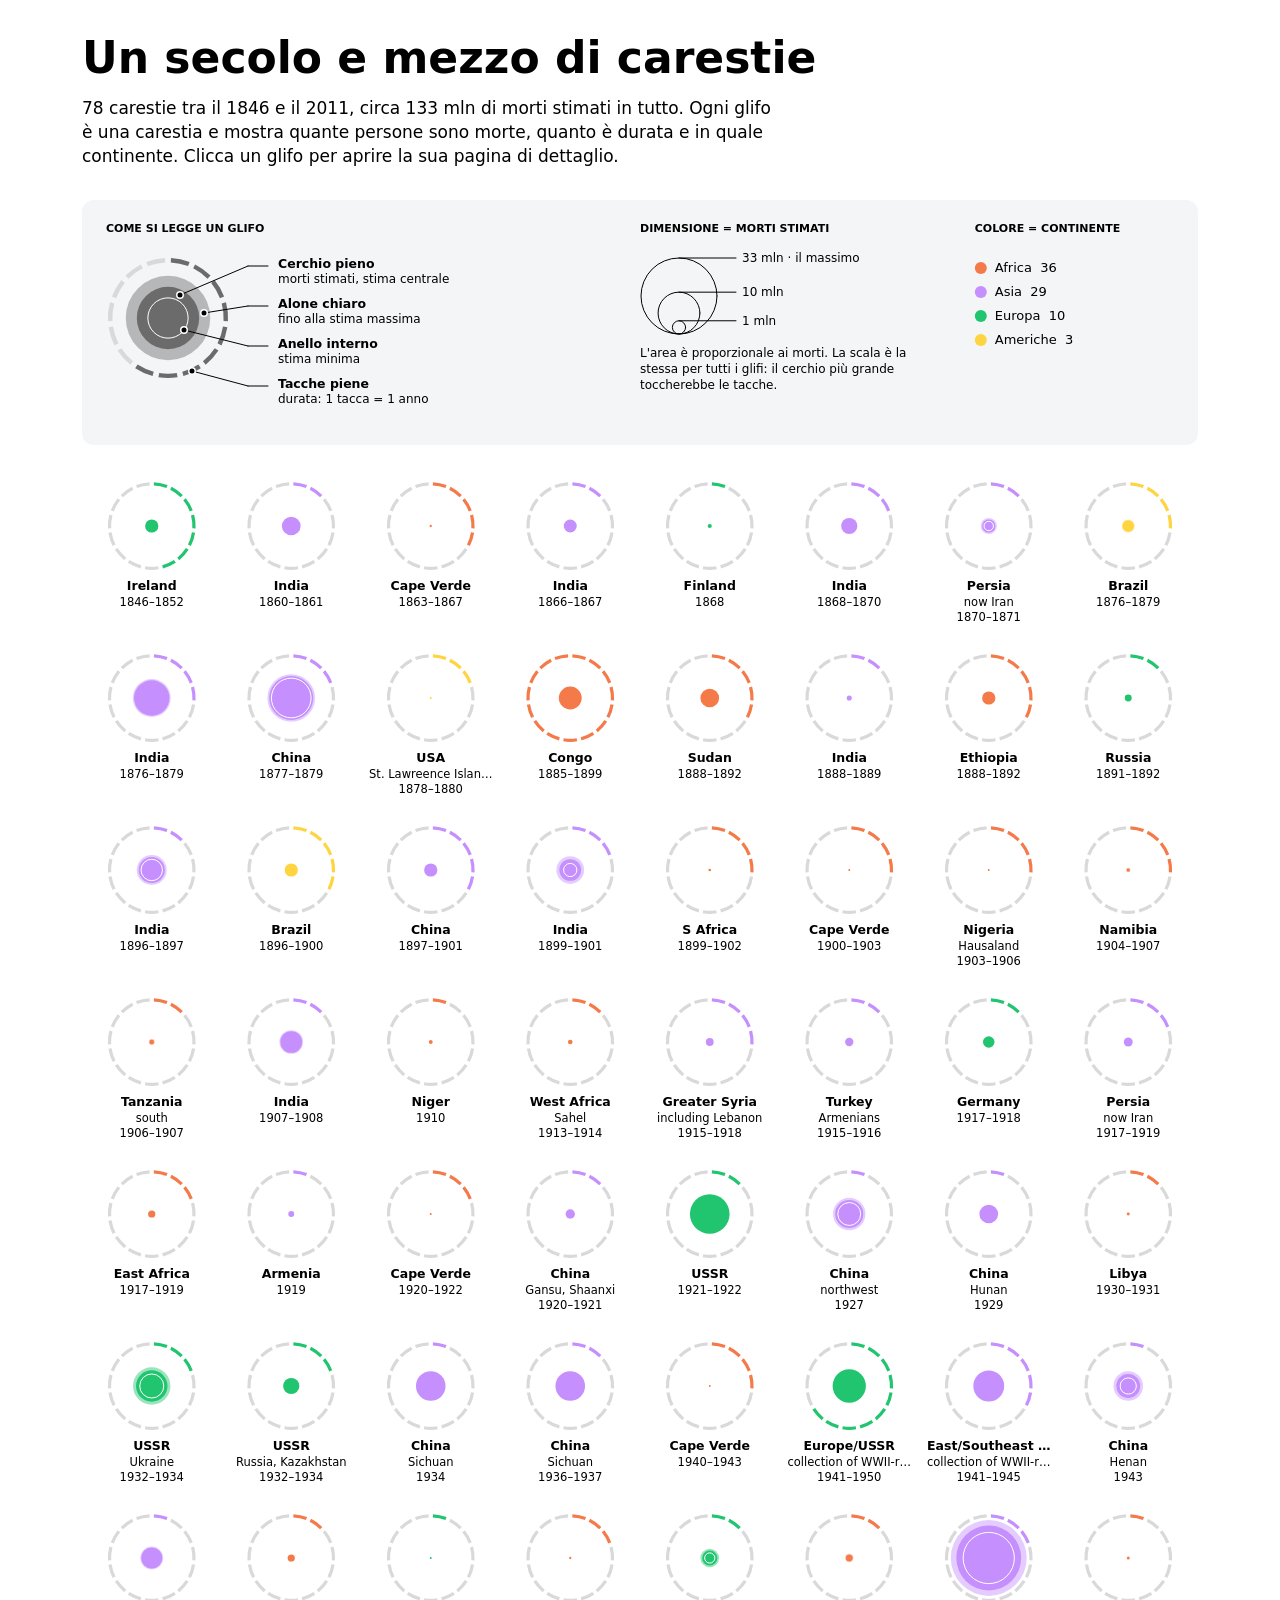
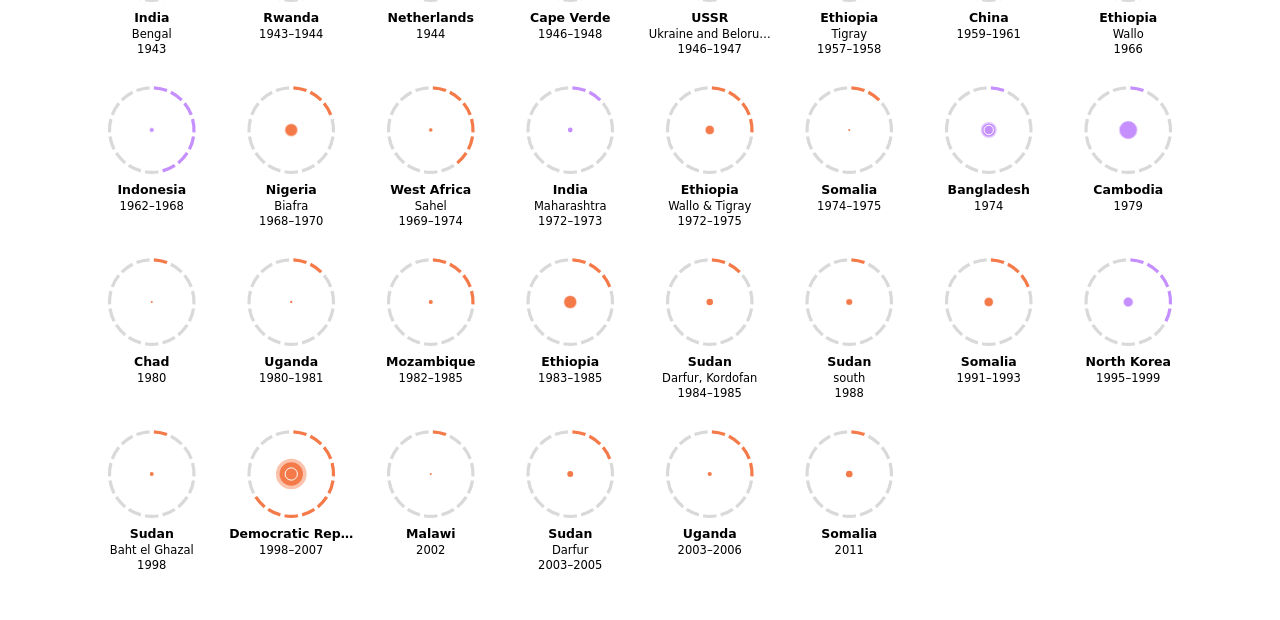
<file: index.html>
<!DOCTYPE html>
<html lang="it">
  <head>
    <meta charset="utf-8" />
    <meta name="viewport" content="width=device-width, initial-scale=1.0">

    <title>Un secolo e mezzo di carestie</title>

    <link rel="stylesheet" type="text/css" href="style.css">

    <script src="libraries/p5.min.js"></script>
  </head>

  <body>
    <script src="glyph.js"></script>
    <script src="sketch.js"></script>
  </body>
</html>
</file>
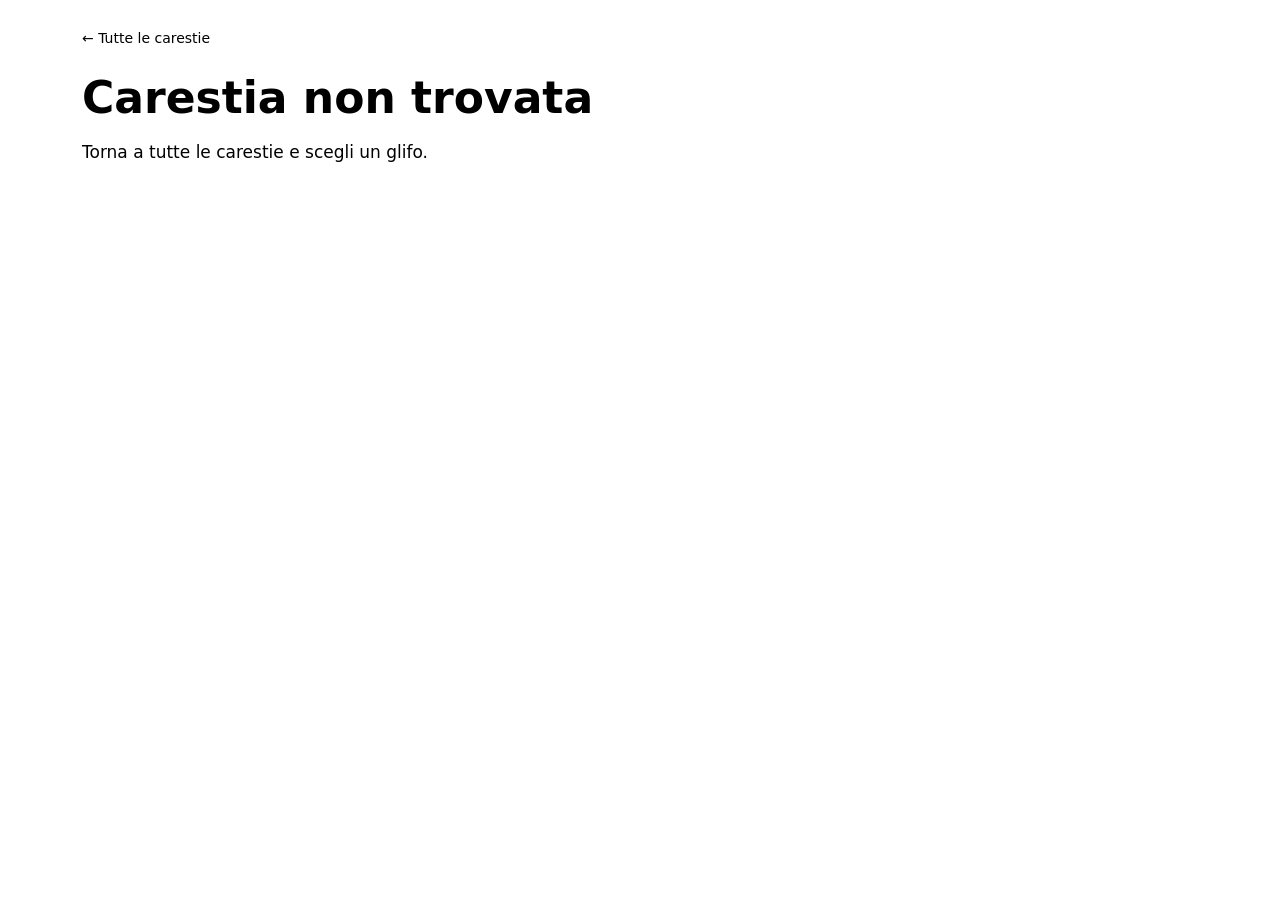
<file: detail.html>
<!DOCTYPE html>
<html lang="it">
  <head>
    <meta charset="utf-8" />
    <meta name="viewport" content="width=device-width, initial-scale=1.0">

    <title>Dettaglio carestia · Un secolo e mezzo di carestie</title>

    <link rel="stylesheet" type="text/css" href="style.css">

    <script src="libraries/p5.min.js"></script>
  </head>

  <body>
    <script src="glyph.js"></script>
    <script src="detailSketch.js"></script>
  </body>
</html>
</file>
<file: style.css>
html, body {
  margin: 0;
  padding: 0;
  /* stesso colore dello sfondo del canvas */
  background: #ffffff;
  /* il canvas è largo quanto la finestra: evita lo scorrimento orizzontale */
  overflow-x: hidden;
}

canvas {
  display: block;
}
</file>
